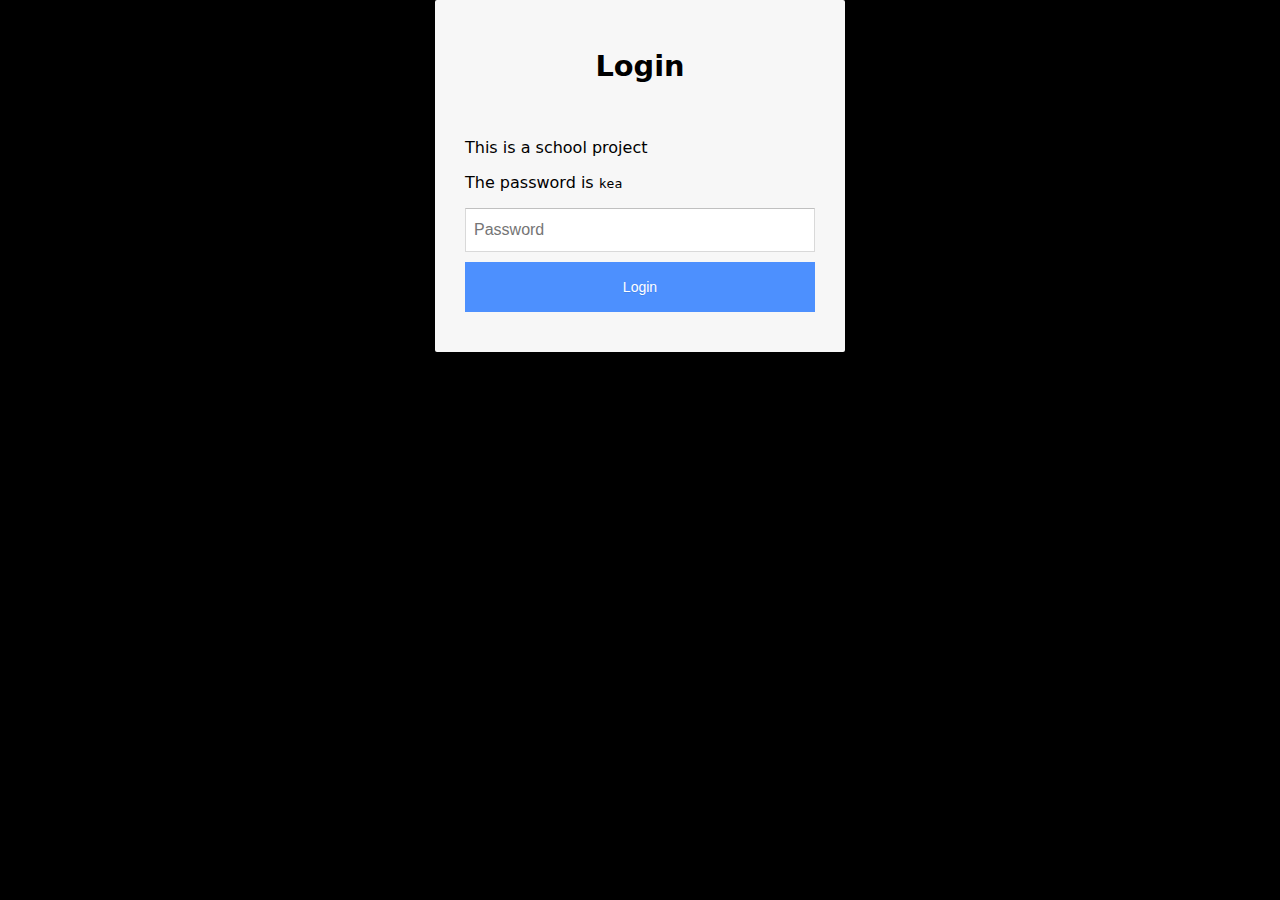
<file: index.html>
<!DOCTYPE html>
<html lang="da">
  <head>
    <meta charset="UTF-8" />
    <meta http-equiv="X-UA-Compatible" content="IE=edge" />
    <meta name="viewport" content="width=device-width, initial-scale=1.0" />
    <meta name="robots" content="noindex" />
    <link rel="stylesheet" href="stylesheets/index.css" />
    <link rel="stylesheet" href="stylesheets/main.css" />

    <title>La Pétanque</title>
  </head>
  <body>
    <header>
      <nav class="navbar">
        <a href=""><h1>La Pétanque</h1></a>
        <div class="menuIcon"><img src="gallery/menu.svg" alt="" /></div>
        <div class="menuIcon2 gone">
          <img src="gallery/close.svg" alt="" />
        </div>
      </nav>
      <ul class="slidermenu hidded">
        <li><a href="index.html">Forside</a></li>
        <li><a href="pages/menu.html">Menu</a></li>
        <li><a href="pages/timeline.html">Om os</a></li>
        <li><a href="pages/kontakt.html">Kontakt</a></li>
      </ul>
    </header>
    <main>
      <div class="pagetext">
        <h2>Velkommen til</h2>
        <h1>La Pétanque</h1>
        <button>
          <a href="pages/menu.html">Menu</a>
        </button>
      </div>
    </main>
    <footer>
      <address>Rømersgade 18</address>
      <address>tlf: 64 65 82 23</address>
      <address>Mail: mail@lapetanque.dk</address>
      <a
        href="https://www.facebook.com/Cr%C3%AAperie-La-Petanque-221746577883049"
      >
        <img
          width="15px"
          height="15px"
          src="gallery/facebook-f-brands.svg"
          alt="facebook logo from font awesome, license on https://fontawesome.com/license"
        />
      </a>
    </footer>

    <script src="scripts/login.js"></script>
    <script src="scripts/header.js"></script>
  </body>
</html>
</file>
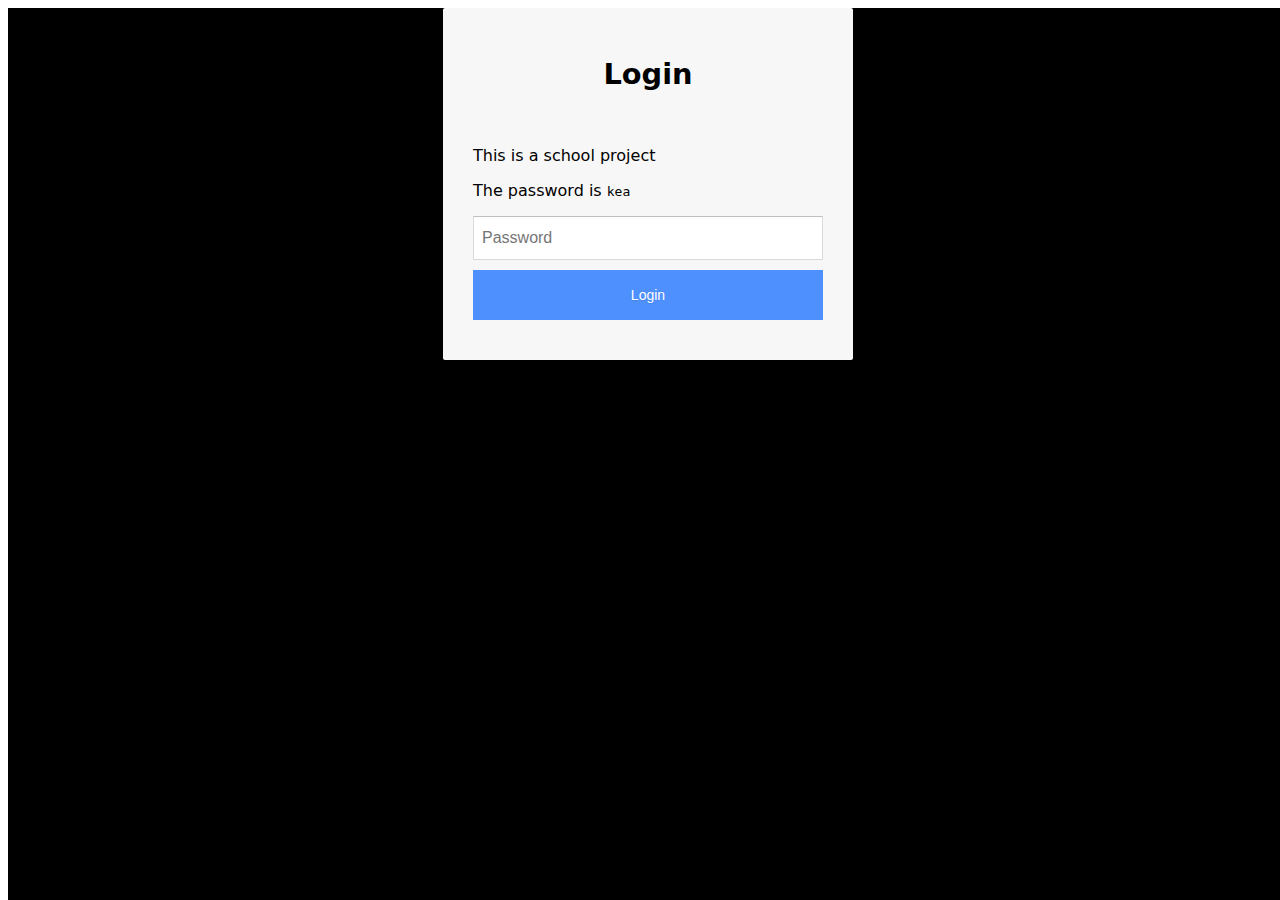
<file: La_Petanque/index.html>
<!DOCTYPE html>
<html lang="en">
  <head>
    <meta charset="UTF-8" />
    <meta http-equiv="X-UA-Compatible" content="IE=edge" />
    <meta name="viewport" content="width=device-width, initial-scale=1.0" />
    <meta name="robots" content="noindex" />
    <title>Index</title>
  </head>
  <body>
    <script src="login.js"></script>
  </body>
</html>
</file>
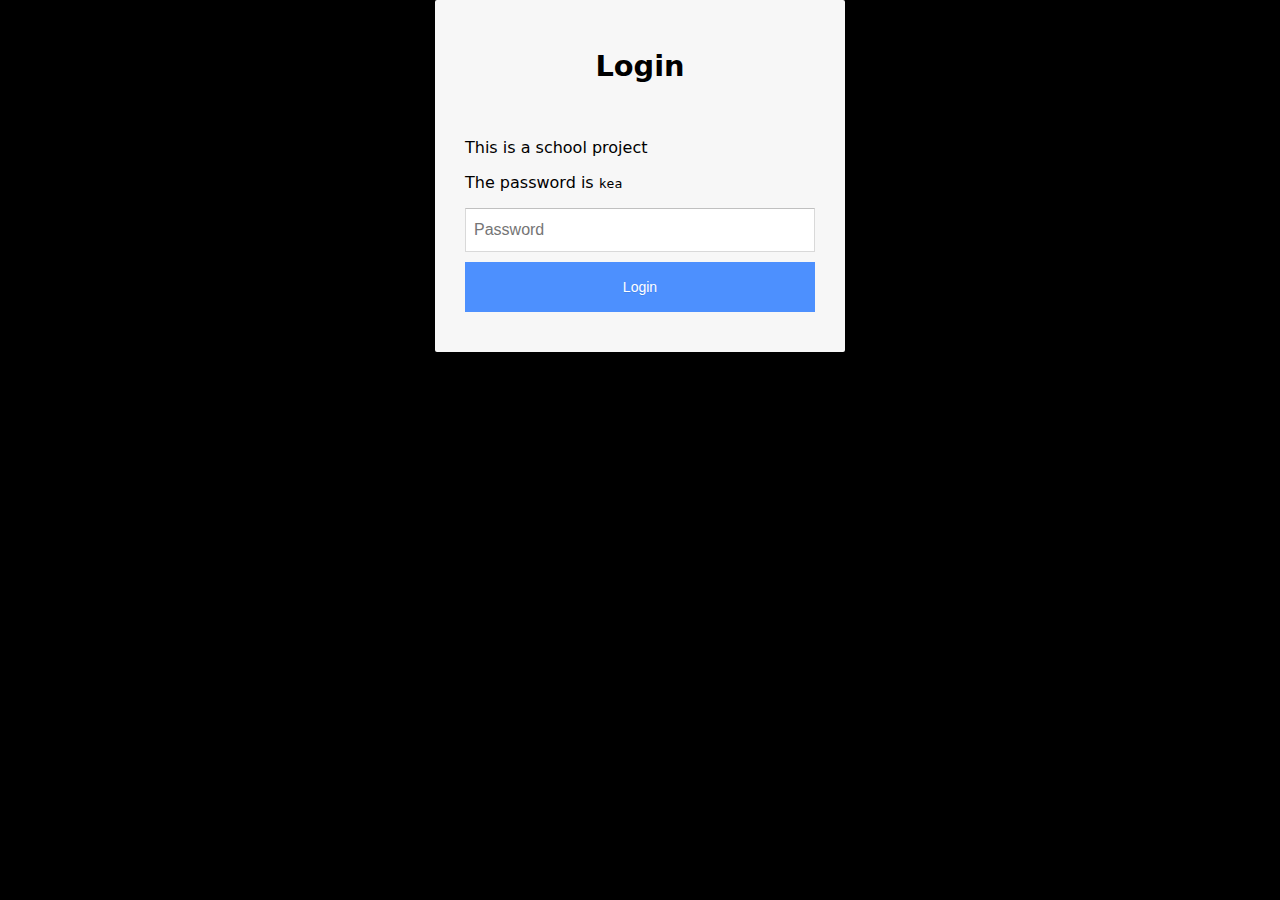
<file: Pages/Index.html>
<!DOCTYPE html>
<html lang="da">
  <head>
    <meta charset="UTF-8" />
    <meta http-equiv="X-UA-Compatible" content="IE=edge" />
    <meta name="viewport" content="width=device-width, initial-scale=1.0" />
    <meta name="robots" content="noindex" />
    <link rel="stylesheet" href="../stylesheets/index.css" />

    <title>La Petanque</title>
  </head>
  <body>
    <header></header>

    <div class="pagetext">
      <h2>Velkommend til</h2>
      <h1>La Pétangue</h1>
    </div>

    <footer></footer>

    <script src="../scripts/login.js"></script>
  </body>
</html>
</file>
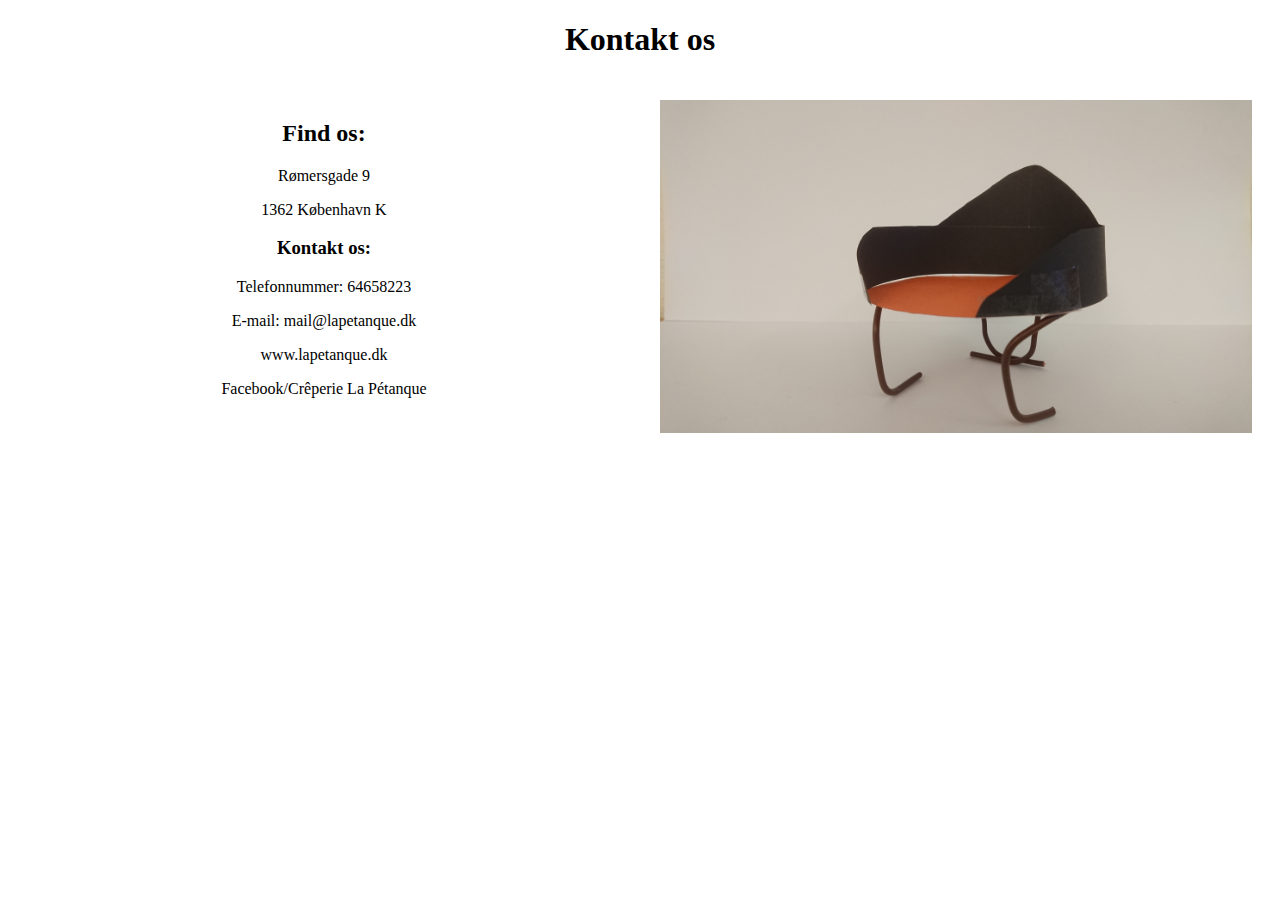
<file: kontakt.html>
<!DOCTYPE html>
<html lang="da">
<head>
    <meta charset="UTF-8">
    <meta http-equiv="X-UA-Compatible" content="IE=edge">
    <meta name="viewport" content="width=device-width, initial-scale=1.0">
    <title>Kontakt os</title>
    <link rel="stylesheet" href="kontakt.css">
</head>
<body>
    <h1>Kontakt os</h1>
    <article>
    <div class="kontakt_info">
    <h2>Find os:</h2>
    <p>Rømersgade 9</p>
    <p>1362 København K</p>
    <h3>Kontakt os:</h3>
    <p>Telefonnummer: 64658223</p>
    <p>E-mail: mail@lapetanque.dk</p>
    <p>www.lapetanque.dk</p>
    <p>Facebook/Crêperie La Pétanque</p>
    </div>
    <div class="kortet">
    <img src="Gallery/test_pic.JPG" alt="kort">
    </div>
    </article>
</body>
</html>
</file>
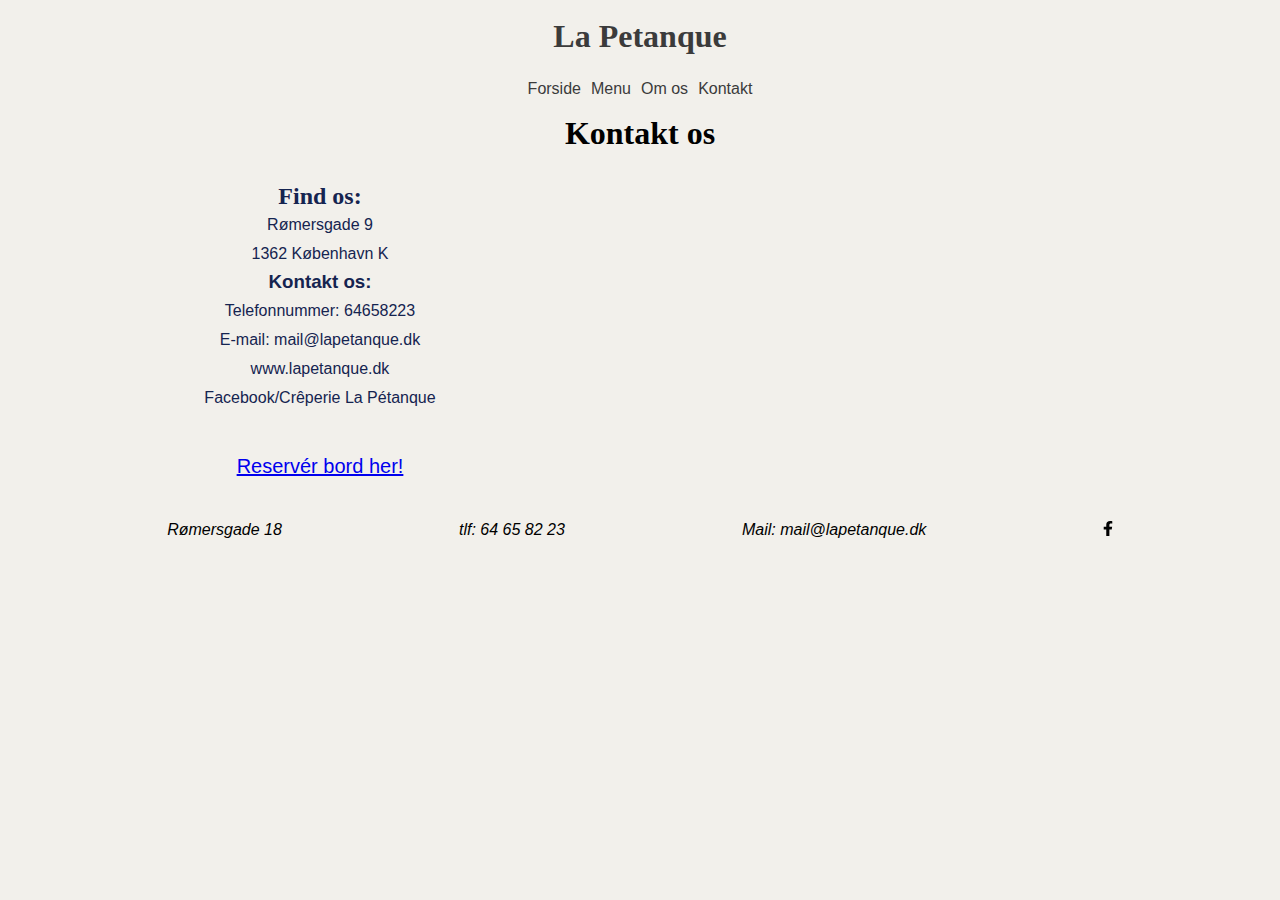
<file: pages/kontakt.html>
<!DOCTYPE html>
<html lang="da">
  <head>
    <meta charset="UTF-8" />
    <meta http-equiv="X-UA-Compatible" content="IE=edge" />
    <meta name="viewport" content="width=device-width, initial-scale=1.0" />
    <title>Kontakt os</title>
    <link rel="stylesheet" href="../stylesheets/kontakt.css" />
    <link rel="stylesheet" href="../stylesheets/main.css" />
  </head>
  <body>
    <header>
      <nav class="navbar">
        <a href=""><h1>La Petanque</h1></a>
        <div class="menuIcon"><img src="../gallery/menu.svg" alt="" /></div>
        <div class="menuIcon2 gone">
          <img src="../gallery/close.svg" alt="" />
        </div>
      </nav>
      <ul class="slidermenu hidded">
        <li><a href="../index.html">Forside</a></li>
        <li><a href="menu.html">Menu</a></li>
        <li><a href="timeline.html">Om os</a></li>
        <li><a href="kontakt.html">Kontakt</a></li>
      </ul>
    </header>
    <main>
      <h1>Kontakt os</h1>
      <article>
        <div class="kontakt_info">
          <div class="text">
          <h2>Find os:</h2>
          <p>Rømersgade 9</p>
          <p>1362 København K</p>
          <h3>Kontakt os:</h3>
          <p>Telefonnummer: 64658223</p>
          <p>E-mail: mail@lapetanque.dk</p>
          <p>www.lapetanque.dk</p>
          <p>Facebook/Crêperie La Pétanque</p>
          </div>
          <div class="reserver_mail">
          <a href="mailto:mail@lapetanque.dk"> Reservér bord her! </a>
        </div>
        </div>
        <div class="kortet">
          <iframe
            src="https://www.google.com/maps/embed?pb=!1m18!1m12!1m3!1d2249.318230526044!2d12.565829415927832!3d55.683454880534846!2m3!1f0!2f0!3f0!3m2!1i1024!2i768!4f13.1!3m3!1m2!1s0x4652530599368f13%3A0x6013a6b4ce3df9ee!2sRestaurant%20La%20Petanque!5e0!3m2!1sda!2sdk!4v1639395451740!5m2!1sda!2sdk"
            width="600"
            height="450"
            style="border: 0"
            allowfullscreen=""
            loading="lazy"
          ></iframe>
        </div>
      </article>
    </main>
    <footer>
      <address>Rømersgade 18</address>
      <address>tlf: 64 65 82 23</address>
      <address>Mail: mail@lapetanque.dk</address>
      <a
        href="https://www.facebook.com/Cr%C3%AAperie-La-Petanque-221746577883049"
      >
        <img
          width="15px"
          height="15px"
          src="../gallery/facebook-f-brands.svg"
          alt="facebook logo from font awesome, license on https://fontawesome.com/license"
        />
      </a>
    </footer>
    <script src="../scripts/header.js"></script>
  </body>
</html>
</file>
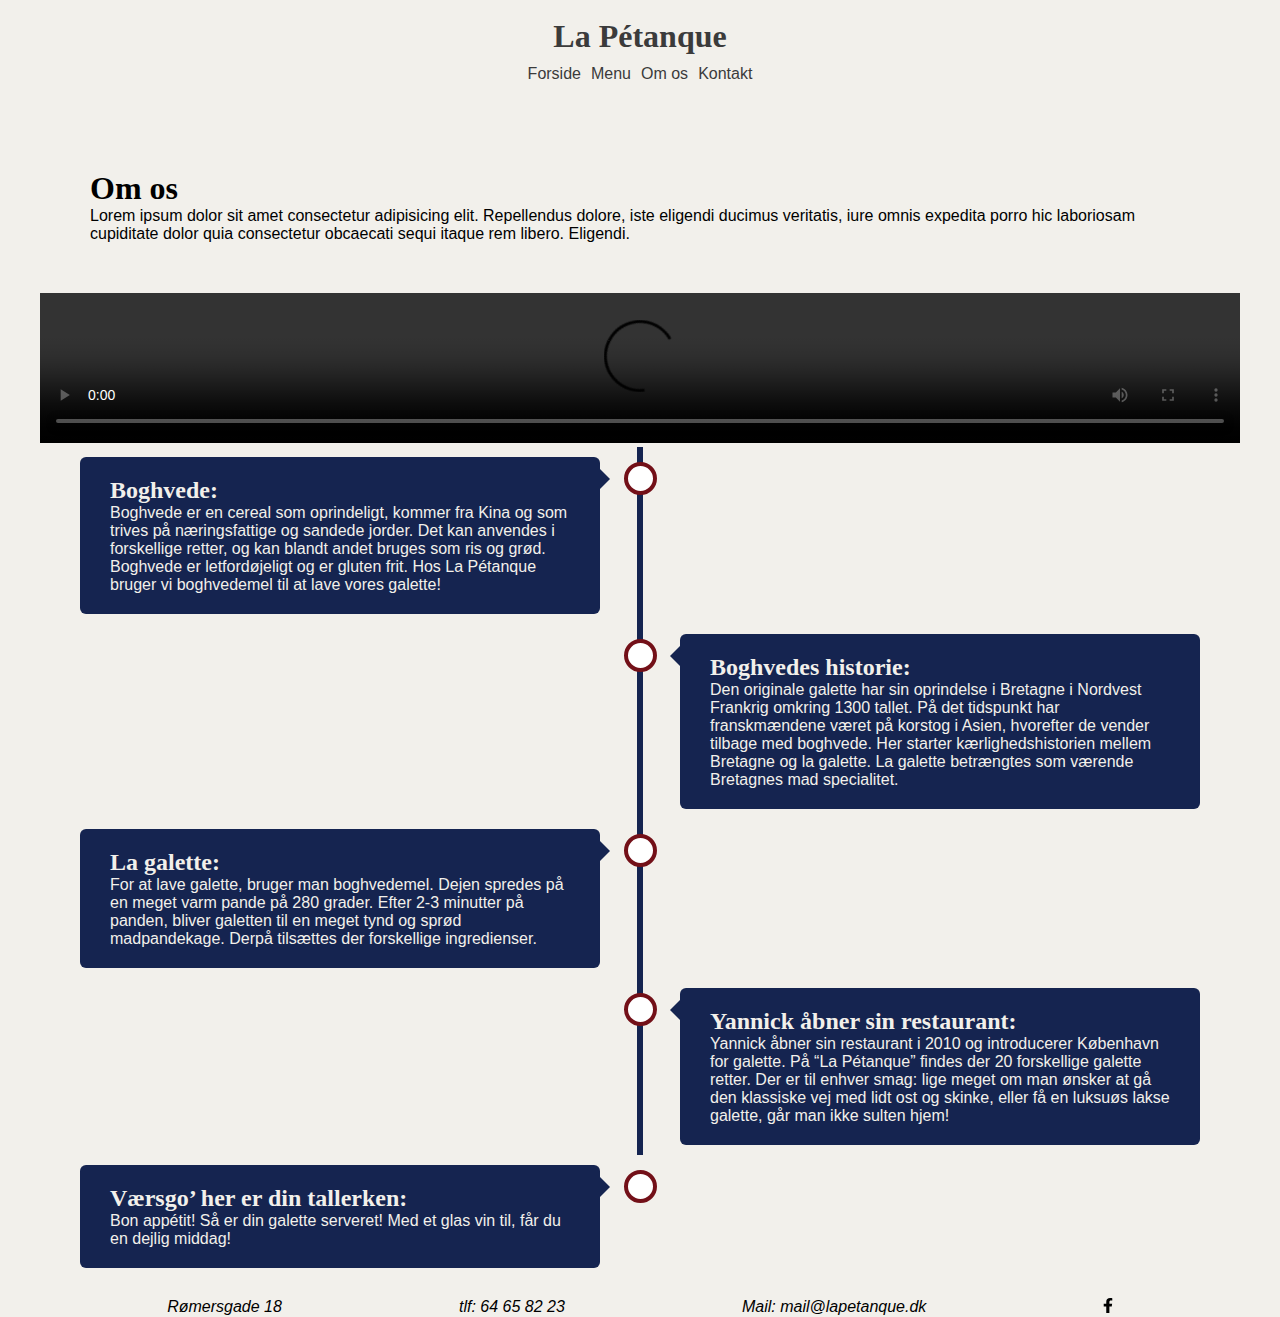
<file: pages/timeline.html>
<!DOCTYPE html>
<html lang="da">
  <head>
    <meta charset="UTF-8" />
    <meta http-equiv="X-UA-Compatible" content="IE=edge" />
    <meta name="viewport" content="width=device-width, initial-scale=1.0" />
    <title>Om os</title>
    <link rel="stylesheet" href="../stylesheets/timeline.css" />
    <link rel="stylesheet" href="../stylesheets/main.css" />
  </head>
  <body>
    <header>
      <nav class="navbar">
        <a href="../index.html"><h1>La Pétanque</h1></a>
        <div class="menuIcon"><img src="../gallery/menu.svg" alt="" /></div>
        <div class="menuIcon2 gone">
          <img src="../gallery/close.svg" alt="" />
        </div>
      </nav>
      <ul class="slidermenu hidded">
        <li><a href="../index.html">Forside</a></li>
        <li><a href="menu.html">Menu</a></li>
        <li><a href="timeline.html">Om os</a></li>
        <li><a href="kontakt.html">Kontakt</a></li>
      </ul>
    </header>
    <main>
      <section id="timeline_title">
        <div class="indholdstekst">
        <h1>Om os</h1>
          <p>
            Lorem ipsum dolor sit amet consectetur adipisicing elit. Repellendus
            dolore, iste eligendi ducimus veritatis, iure omnis expedita porro
            hic laboriosam cupiditate dolor quia consectetur obcaecati sequi
            itaque rem libero. Eligendi.
          </p>
        </div>
          <div class="video"></div>
          <video
            controls
            src="https://wicket.dk/kea/05_indhold/02_redesign/la_petanque_try.mp4"
          ></video>
        </div>
      </section>
      <div class="timeline">
        <div class="container left">
          <div class="content">
            <h2>Boghvede:</h2>
            <p>
              Boghvede er en cereal som oprindeligt, kommer fra Kina og som
              trives på næringsfattige og sandede jorder. Det kan anvendes i
              forskellige retter, og kan blandt andet bruges som ris og grød.
              Boghvede er letfordøjeligt og er gluten frit. Hos La Pétanque
              bruger vi boghvedemel til at lave vores galette!
            </p>
          </div>
        </div>
        <div class="container right">
          <div class="content">
            <h2>Boghvedes historie:</h2>
            <p>
              Den originale galette har sin oprindelse i Bretagne i Nordvest
              Frankrig omkring 1300 tallet. På det tidspunkt har franskmændene
              været på korstog i Asien, hvorefter de vender tilbage med
              boghvede. Her starter kærlighedshistorien mellem Bretagne og la
              galette. La galette betrængtes som værende Bretagnes mad
              specialitet.
            </p>
          </div>
        </div>

        <div class="container left">
          <div class="content">
            <h2>La galette:</h2>
            <p>
              For at lave galette, bruger man boghvedemel. Dejen spredes på en
              meget varm pande på 280 grader. Efter 2-3 minutter på panden,
              bliver galetten til en meget tynd og sprød madpandekage. Derpå
              tilsættes der forskellige ingredienser.
            </p>
          </div>
        </div>
        <div class="container right">
          <div class="content">
            <h2>Yannick åbner sin restaurant:</h2>
            <p>
              Yannick åbner sin restaurant i 2010 og introducerer København for
              galette. På “La Pétanque” findes der 20 forskellige galette
              retter. Der er til enhver smag: lige meget om man ønsker at gå den
              klassiske vej med lidt ost og skinke, eller få en luksuøs lakse
              galette, går man ikke sulten hjem!
            </p>
          </div>
        </div>
      </div>
      <div class="container left">
        <div class="content">
          <h2>Værsgo’ her er din tallerken:</h2>
          <p>
            Bon appétit! Så er din galette serveret! Med et glas vin til, får du
            en dejlig middag!
          </p>
        </div>
      </div>
    </main>
    <footer>
      <address>Rømersgade 18</address>
      <address>tlf: 64 65 82 23</address>
      <address>Mail: mail@lapetanque.dk</address>
      <a
        href="https://www.facebook.com/Cr%C3%AAperie-La-Petanque-221746577883049"
      >
        <img
          width="15px"
          height="15px"
          src="../gallery/facebook-f-brands.svg"
          alt="facebook logo from font awesome, license on https://fontawesome.com/license"
        />
      </a>
    </footer>
    <script src="../scripts/header.js"></script>
  </body>
</html>
</file>
<file: stylesheets/index.css>
* {
  margin: 0%;
  padding: 0%;
}
header {
  position: fixed;
}
main {
  background-image: url(../gallery/splashimage.webp);
  background-size: cover;
  background-repeat: no-repeat;
  width: 100%;
  height: 100vh;
  background-position: center;

  aspect-ratio: 16/9;
}
.pagetext {
  display: grid;
  grid-template-columns: 2fr 1fr 2fr 1fr 2fr 1fr;
  grid-template-rows: 1fr 1fr 1fr 1fr 10px;
  gap: 1px;
  color: var(--secondary);
}
main h2 {
  font-size: 50px;

  grid-column: 2 / 5;
  grid-row: 2;
}
main h1 {
  font-size: 70px;

  grid-column: 3 / 6;
  grid-row: 3;
}

button {
  background-color: var(--accent);
  border: none;
  border-radius: 20px;
  width: 20vh;
  height: 10vh;
  grid-row: 4;
  grid-column: 3/4;
}
button a {
  text-decoration: none;
  color: var(--secondary);
  font-size: 3rem;
}
footer {
  display: flex;
  justify-content: space-evenly;
  width: 100%;
  gap: 10px;
  position: fixed;
  z-index: 1;
  bottom: 0%;
  color: var(--secondary);
}
@media (max-width: 800px) {
  .pagetext {
    display: grid;
    grid-template-columns: 1fr 2fr 2fr 1fr;
    grid-template-rows: 1fr 0.2fr 1fr 0.2fr;
  }
  main h1 {
    grid-column: 2 / 4;
    grid-row: 3;
  }
  main h2 {
    grid-column: 2 / 4;
    grid-row: 2 / 4;
    font-size: 1.5rem;
  }
  button {
    grid-column: 3;
    grid-row: 5;
  }
}
</file>
<file: stylesheets/main.css>
* {
  padding: 0%;
  margin: 0%;
}
img {
  width: 100%;
}

/** ----------- import af fonts ----------- */
@import url("https://fonts.googleapis.com/css2?family=Dosis&family=Patrick+Hand&display=swap");

/** ----------- Farve & tekst Variabler ----------- */

:root {
  --primary: #152450;
  --secondary: #f2f0eb;
  --accent: #731018;
  --title: "Patrick Hand", cursive;
  --tekst: "Dosis", sans-serif;
}

/** ----------- Desktop Version ----------- */

h1,
h2 {
  font-family: var(--title);
}

body {
  font-family: var(--tekst);
}

@media (min-width: 801px) {
  .menuIcon {
    display: none;
  }
  .menuIcon2 {
    display: none;
  }

  header {
    width: 100%;
    height: 100px;
    display: grid;
    place-content: center;
    gap: 10px;
  }

  header h1 {
    text-align: center;
  }

  header a {
    text-decoration: none;
    color: rgb(59, 59, 59);
  }

  header ul {
    display: flex;
    gap: 10px;
  }

  .slidermenu li {
    list-style: none;
  }

  .slidermenu {
    display: flex;
  }
}

/** ----------- Mobil Version ----------- */

@media (max-width: 800px) {
  header {
    width: 100%;
    height: 75px;
  }

  header a {
    text-decoration: none;
    color: var(--secondary);
  }

  header h1 {
    padding-left: 5%;
    color: black;
  }

  .menuIcon {
    width: 100%;
    display: flex;
    justify-content: flex-end;
  }
  .menuIcon2 {
    width: 100%;
    display: flex;
    justify-content: flex-end;
  }

  .menuIcon img {
    width: 60px;
    padding-right: 5%;
  }
  .menuIcon2 img {
    width: 60px;
    padding-right: 5%;
  }

  .navbar {
    display: grid;
    grid-template-columns: 1fr 1fr;
    align-items: center;
    height: 75px;
  }

  .slidermenu {
    position: fixed;
    width: 100%;
    height: 100vh;
    background-color: var(--primary);
    top: 75px;
    transform: translateX(25%);
    transition: 0.5s;
    z-index: 100;
  }

  .slidermenu li {
    list-style: none;
    font-size: 1.5rem;
    padding-inline-start: 5%;
    padding-top: 5%;
  }

  .hidded {
    transform: translateX(100%);
  }

  .gone {
    display: none;
  }
}

footer {
  display: flex;
  justify-content: space-evenly;
  gap: 10px;
}
</file>
<file: kontakt.css>
img {
    width: 100%;
}

h1 {
    display: flex;
    justify-content: center;
}

article {
  grid-column: 2;
  display: grid;
  grid-template-columns: repeat(auto-fit, minmax(300px, 2fr));
}

.kontakt_info {
    gap: 20px;
    padding: 20px;
    text-align: center;
}

.kortet {
    gap: 20px;
    padding: 20px;
    justify-content: center;
}
</file>
<file: stylesheets/kontakt.css>
h1 {
  display: flex;
  justify-content: center;
  padding: 15px;
}

article {
  grid-column: 2;
  display: grid;
  grid-template-columns: repeat(auto-fit, minmax(300px, 2fr));
}

.kontakt_info {
  gap: 5px;
  padding: px;
  text-align: center;
  line-height: 1.8rem;
  border-radius: 6px;
}

.text {
  padding-top: 15px;
  color: var(--primary);
  font-size: 16px;
}

.kortet {
  display: flex;
  place-content: center;
  padding: 40px;
}

iframe {
  width: 100%;
  height: auto;
}

.reserver_mail {
  padding: 40px;
  color: var(--secondary);
  font-size: 20px;
  font-family: var(--tekst);
  text-decoration: none;
}

body {
  background-color: var(--secondary);
}

/* det stod i kortet
  width: 80%;
  gap: 20px;
  
/*
.button {
  border-radius: 2px;
  display: flex;
  place-content: center;
  font-size: 40px;
}

*/

/*
.button a {
    padding: 8px 12px;
    border-radius: 2px;    
    font-size: 14px;
    color: #ffffff; 
    text-decoration: none;
    font-weight: bold;
    display: inline-block;
} 
*/
</file>
<file: stylesheets/timeline.css>
* {
  box-sizing: border-box;
}

video {
  width: 100%;
}

main {
  max-width: 1200px;
  padding-top: 20px;
  padding-bottom: 20px;
  margin: auto;
}

.indholdstekst {
  padding: 50px;
}

/* Set a background color */
body {
  background-color: var(--secondary);
}

/* The actual timeline (the vertical ruler) */
.timeline {
  position: relative;
  max-width: 1200px;
  margin: 0 auto;
}

/* The actual timeline (the vertical ruler) */
.timeline::after {
  content: "";
  position: absolute;
  width: 6px;
  background-color: var(--primary);
  top: 0;
  bottom: 0;
  left: 50%;
  margin-left: -3px;
}

/* Container around content */
.container {
  padding: 10px 40px;
  position: relative;
  background-color: inherit;
  width: 50%;
}

/* The circles on the timeline */
.container::after {
  content: "";
  position: absolute;
  width: 25px;
  height: 25px;
  right: -17px;
  background-color: white;
  border: 4px solid var(--accent);
  top: 15px;
  border-radius: 50%;
  z-index: 1;
}

/* Place the container to the left */
.left {
  left: 0;
}

/* Place the container to the right */
.right {
  left: 50%;
}

/* Add arrows to the left container (pointing right) */
.left::before {
  content: " ";
  height: 0;
  position: absolute;
  top: 22px;
  width: 0;
  z-index: 1;
  right: 30px;
  border: medium solid white;
  border-width: 10px 0 10px 10px;
  border-color: transparent transparent transparent var(--primary);
}

/* Add arrows to the right container (pointing left) */
.right::before {
  content: " ";
  height: 0;
  position: absolute;
  top: 22px;
  width: 0;
  z-index: 1;
  left: 30px;
  border: medium solid white;
  border-width: 10px 10px 10px 0;
  border-color: transparent var(--primary) transparent transparent;
}

/* Fix the circle for containers on the right side */
.right::after {
  left: -16px;
}

/* The actual content */
.content {
  padding: 20px 30px;
  color: var(--secondary);
  background-color: var(--primary);
  position: relative;
  border-radius: 6px;
}

/* Media queries - Responsive timeline on screens less than 600px wide */
@media screen and (max-width: 600px) {
  /* Place the timelime to the left */
  .timeline::after {
    left: 31px;
  }

  /* Full-width containers */
  .container {
    width: 100%;
    padding-left: 70px;
    padding-right: 25px;
  }

  /* Make sure that all arrows are pointing leftwards */
  .container::before {
    left: 60px;
    border: medium solid white;
    border-width: 10px 10px 10px 0;
    border-color: transparent var(--primary) transparent transparent;
  }

  /* Make sure all circles are at the same spot */
  .left::after,
  .right::after {
    left: 15px;
  }

  /* Make all right containers behave like the left ones */
  .right {
    left: 0%;
  }
}
</file>
